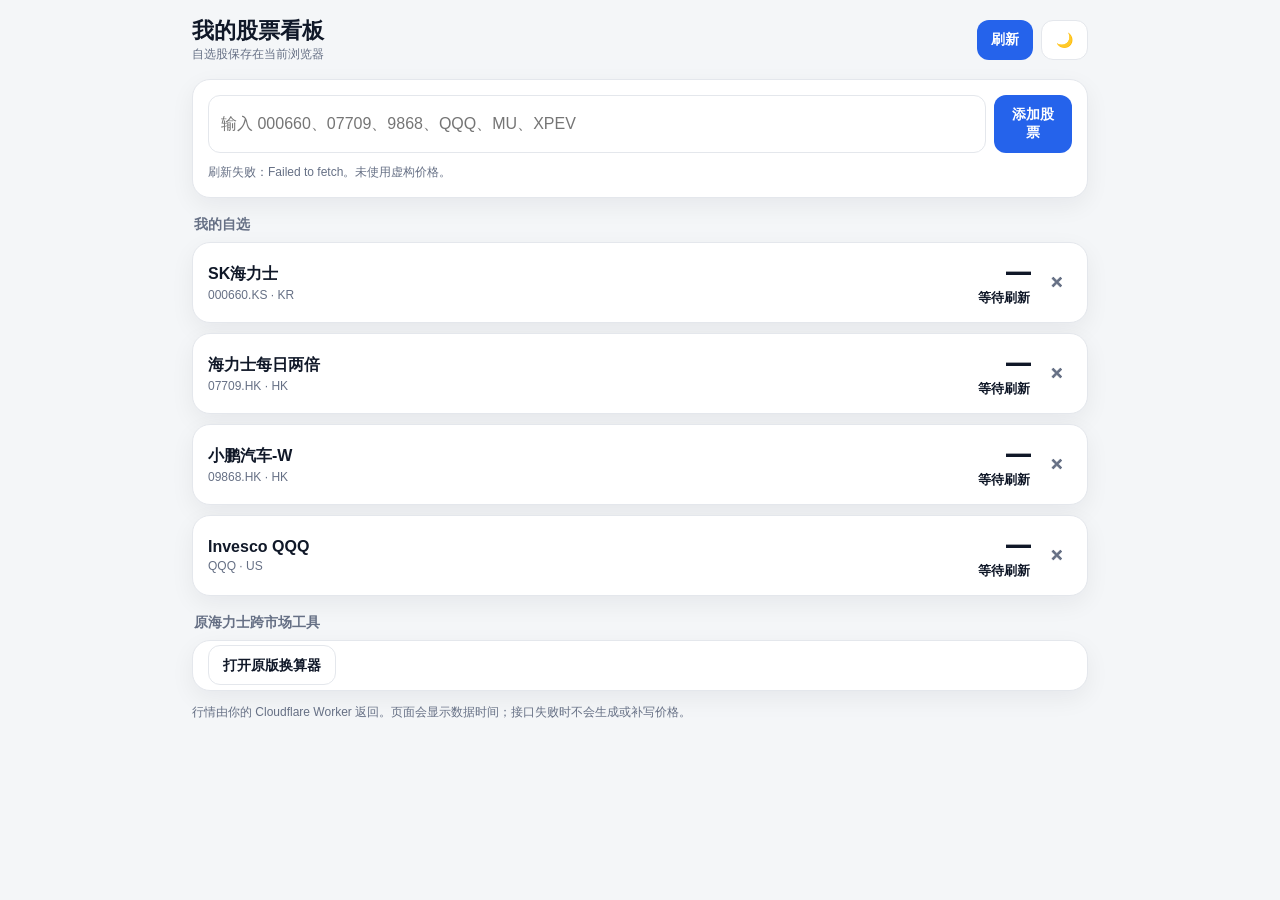
<file: index.html>
<!doctype html>
<html lang="zh-CN"><head><meta charset="utf-8"><meta name="viewport" content="width=device-width,initial-scale=1,viewport-fit=cover">
<meta name="theme-color" content="#0f172a"><title>我的股票看板</title><link rel="stylesheet" href="styles.css"></head>
<body><main class="app">
<header><div><h1>我的股票看板</h1><div class="sub">自选股保存在当前浏览器</div></div><div class="actions"><button id="refresh">刷新</button><button id="theme" class="secondary">🌙</button></div></header>
<section class="panel"><div class="search"><input id="symbolInput" placeholder="输入 000660、07709、9868、QQQ、MU、XPEV"><button id="add">添加股票</button></div><div id="message" class="notice" style="margin-top:10px">支持韩股、港股和美股常用代码。</div></section>
<div class="section-title">我的自选</div><section id="list" class="list"></section>
<div class="section-title">原海力士跨市场工具</div><section class="panel"><a class="btn secondary" href="hynix.html">打开原版换算器</a></section>
<p class="notice">行情由你的 Cloudflare Worker 返回。页面会显示数据时间；接口失败时不会生成或补写价格。</p>
</main><script src="config.js"></script><script src="app.js"></script></body></html>
</file>
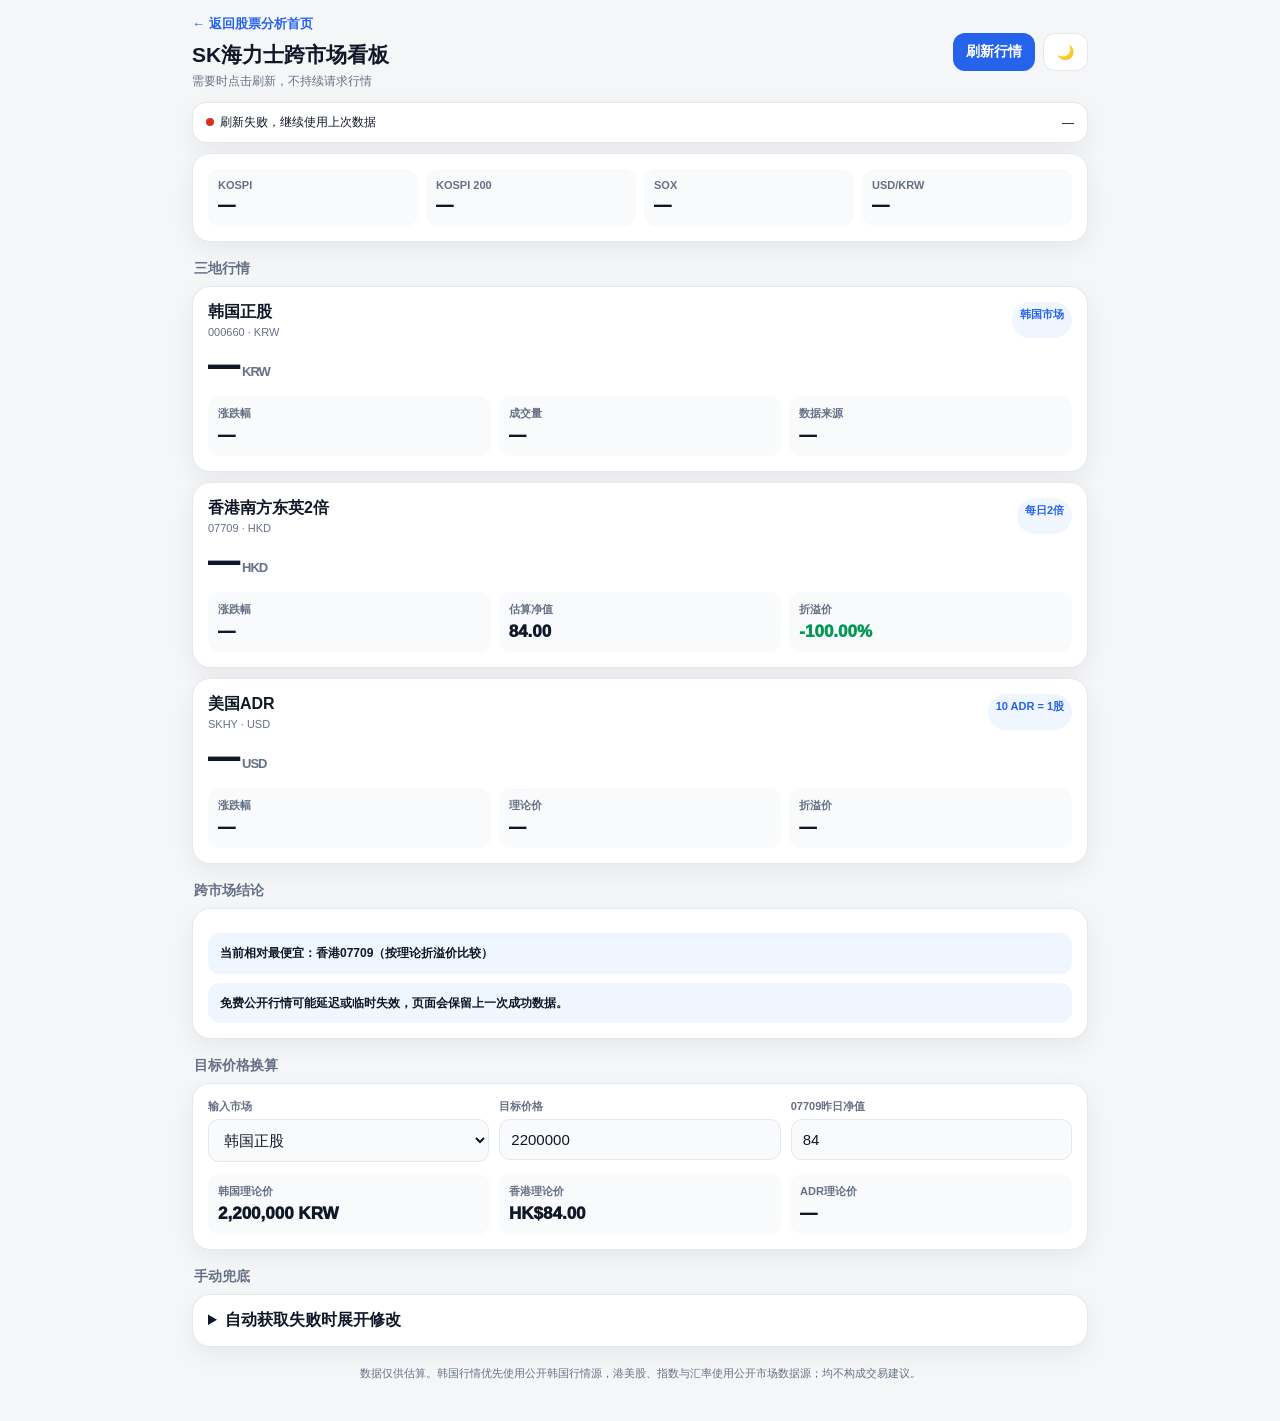
<file: hynix.html>
<!doctype html>
<html lang="zh-CN">
<head>
<meta charset="utf-8">
<meta name="viewport" content="width=device-width,initial-scale=1,viewport-fit=cover">
<meta name="theme-color" content="#0f172a">
<title>SK海力士跨市场看板</title>
<style>
:root{--bg:#f4f6f8;--card:#fff;--text:#101828;--muted:#667085;--line:#e4e7ec;--soft:#f8fafc;--blue:#2563eb;--blueSoft:#eff6ff;--up:#d92d20;--down:#039855;--warn:#dc6803;--shadow:0 8px 24px rgba(16,24,40,.06)}
[data-theme=dark]{--bg:#08111f;--card:#111827;--text:#f8fafc;--muted:#98a2b3;--line:#273244;--soft:#0f172a;--blue:#60a5fa;--blueSoft:#172554;--up:#fb7185;--down:#34d399;--warn:#fbbf24;--shadow:0 10px 30px rgba(0,0,0,.28)}
*{box-sizing:border-box}body{margin:0;background:var(--bg);color:var(--text);font-family:-apple-system,BlinkMacSystemFont,"Segoe UI","PingFang SC","Microsoft YaHei",sans-serif}
.app{max-width:920px;margin:auto;padding:14px 12px 38px}header{display:flex;justify-content:space-between;align-items:center;gap:10px;margin-bottom:12px}
h1{font-size:21px;margin:0}.sub{font-size:12px;color:var(--muted);margin-top:4px}.actions{display:flex;gap:8px}
button{border:0;border-radius:12px;padding:10px 13px;font-size:14px;font-weight:800;background:var(--blue);color:#fff;cursor:pointer}
button.secondary{background:var(--card);color:var(--text);border:1px solid var(--line)}button:disabled{opacity:.55}
.status{background:var(--card);border:1px solid var(--line);border-radius:14px;padding:11px 13px;margin-bottom:10px;box-shadow:var(--shadow);display:flex;justify-content:space-between;gap:8px;align-items:center;font-size:12px}
.dot{width:8px;height:8px;border-radius:50%;display:inline-block;background:var(--muted);margin-right:6px}.dot.ok{background:var(--down)}.dot.err{background:var(--up)}
.market{background:var(--card);border:1px solid var(--line);border-radius:18px;padding:15px;box-shadow:var(--shadow);margin-bottom:10px}
.head{display:flex;justify-content:space-between;gap:10px}.name{font-size:16px;font-weight:900}.ticker{font-size:11px;color:var(--muted);margin-top:3px}.badge{background:var(--blueSoft);color:var(--blue);padding:5px 8px;border-radius:999px;font-size:11px;font-weight:900;white-space:nowrap}
.price{font-size:31px;font-weight:950;letter-spacing:-1px;margin-top:10px}.unit{font-size:13px;color:var(--muted);font-weight:800;margin-left:4px}
.stats{display:grid;grid-template-columns:repeat(3,1fr);gap:8px;margin-top:12px}.stat{background:var(--soft);border-radius:12px;padding:10px;min-width:0}.k{font-size:11px;color:var(--muted);font-weight:800}.v{font-size:17px;font-weight:950;margin-top:5px;white-space:nowrap;overflow:hidden;text-overflow:ellipsis}
.up{color:var(--up)}.down{color:var(--down)}.neutral{color:var(--text)}.section{font-size:14px;color:var(--muted);font-weight:900;margin:18px 2px 8px}
.panel{background:var(--card);border:1px solid var(--line);border-radius:18px;padding:15px;box-shadow:var(--shadow)}
.env{display:grid;grid-template-columns:repeat(4,1fr);gap:8px}.mini{background:var(--soft);border-radius:12px;padding:10px}
.alert{padding:11px 12px;border-radius:12px;background:var(--blueSoft);font-size:12px;line-height:1.55;font-weight:700;margin-top:9px}
.inputs{display:grid;grid-template-columns:repeat(3,1fr);gap:10px}label{display:block;font-size:11px;color:var(--muted);font-weight:900;margin-bottom:5px}
input,select{width:100%;padding:11px;border:1px solid var(--line);border-radius:11px;background:var(--soft);color:var(--text);font-size:15px}
details summary{font-weight:900;cursor:pointer}.calc{display:grid;grid-template-columns:repeat(3,1fr);gap:9px;margin-top:12px}
.note{font-size:12px;color:var(--muted);line-height:1.6;margin-top:10px}.footer{text-align:center;color:var(--muted);font-size:11px;line-height:1.6;margin-top:18px}
@media(max-width:680px){.env{grid-template-columns:repeat(2,1fr)}.inputs{grid-template-columns:1fr 1fr}.calc{grid-template-columns:1fr}}
@media(max-width:390px){.app{padding:12px 9px 30px}.price{font-size:28px}.v{font-size:15px}.stat{padding:9px 7px}}
</style>
</head>
<body>
<div class="app">
<header>
  <div>
    <a href="index.html" style="display:inline-block;margin-bottom:8px;color:var(--blue);text-decoration:none;font-size:13px;font-weight:800;">
      ← 返回股票分析首页
    </a>

    <h1>SK海力士跨市场看板</h1>
    <div class="sub">需要时点击刷新，不持续请求行情</div>
  </div>

  <div class="actions">
    <button id="refresh">刷新行情</button>
    <button id="theme" class="secondary">🌙</button>
  </div>
</header>

<div class="status"><span><i id="dot" class="dot"></i><span id="statusText">尚未刷新</span></span><span id="updated">—</span></div>

<section class="panel">
 <div class="env">
  <div class="mini"><div class="k">KOSPI</div><div class="v" id="kospi">—</div></div>
  <div class="mini"><div class="k">KOSPI 200</div><div class="v" id="kospi200">—</div></div>
  <div class="mini"><div class="k">SOX</div><div class="v" id="sox">—</div></div>
  <div class="mini"><div class="k">USD/KRW</div><div class="v" id="fx">—</div></div>
 </div>
</section>

<div class="section">三地行情</div>
<article class="market">
 <div class="head"><div><div class="name">韩国正股</div><div class="ticker">000660 · KRW</div></div><span class="badge" id="krSession">韩国市场</span></div>
 <div class="price"><span id="krPrice">—</span><span class="unit">KRW</span></div>
 <div class="stats">
  <div class="stat"><div class="k">涨跌幅</div><div class="v" id="krChange">—</div></div>
  <div class="stat"><div class="k">成交量</div><div class="v" id="krVolume">—</div></div>
  <div class="stat"><div class="k">数据来源</div><div class="v" id="krSource">—</div></div>
 </div>
</article>

<article class="market">
 <div class="head"><div><div class="name">香港南方东英2倍</div><div class="ticker">07709 · HKD</div></div><span class="badge">每日2倍</span></div>
 <div class="price"><span id="hkPrice">—</span><span class="unit">HKD</span></div>
 <div class="stats">
  <div class="stat"><div class="k">涨跌幅</div><div class="v" id="hkChange">—</div></div>
  <div class="stat"><div class="k">估算净值</div><div class="v" id="hkNav">—</div></div>
  <div class="stat"><div class="k">折溢价</div><div class="v" id="hkPremium">—</div></div>
 </div>
</article>

<article class="market">
 <div class="head"><div><div class="name">美国ADR</div><div class="ticker">SKHY · USD</div></div><span class="badge">10 ADR = 1股</span></div>
 <div class="price"><span id="usPrice">—</span><span class="unit">USD</span></div>
 <div class="stats">
  <div class="stat"><div class="k">涨跌幅</div><div class="v" id="usChange">—</div></div>
  <div class="stat"><div class="k">理论价</div><div class="v" id="usTheory">—</div></div>
  <div class="stat"><div class="k">折溢价</div><div class="v" id="usPremium">—</div></div>
 </div>
</article>

<div class="section">跨市场结论</div>
<section class="panel">
 <div class="alert" id="best">刷新后显示相对折溢价。</div>
 <div class="alert" id="warning">免费公开行情可能延迟或临时失效，页面会保留上一次成功数据。</div>
</section>

<div class="section">目标价格换算</div>
<section class="panel">
 <div class="inputs">
  <div><label>输入市场</label><select id="source"><option value="kr">韩国正股</option><option value="us">美国ADR</option><option value="hk">香港07709</option></select></div>
  <div><label>目标价格</label><input id="target" inputmode="decimal" value="2200000"></div>
  <div><label>07709昨日净值</label><input id="navPrev" inputmode="decimal" value="84"></div>
 </div>
 <div class="calc">
  <div class="mini"><div class="k">韩国理论价</div><div class="v" id="targetKr">—</div></div>
  <div class="mini"><div class="k">香港理论价</div><div class="v" id="targetHk">—</div></div>
  <div class="mini"><div class="k">ADR理论价</div><div class="v" id="targetUs">—</div></div>
 </div>
</section>

<div class="section">手动兜底</div>
<section class="panel">
<details>
 <summary>自动获取失败时展开修改</summary>
 <div class="inputs" style="margin-top:13px">
  <div><label>韩国现价</label><input id="manualKr" inputmode="decimal"></div>
  <div><label>韩国昨收</label><input id="manualKrPrev" inputmode="decimal"></div>
  <div><label>07709现价</label><input id="manualHk" inputmode="decimal"></div>
  <div><label>07709昨收</label><input id="manualHkPrev" inputmode="decimal"></div>
  <div><label>SKHY现价</label><input id="manualUs" inputmode="decimal"></div>
  <div><label>SKHY昨收</label><input id="manualUsPrev" inputmode="decimal"></div>
  <div><label>USD/KRW</label><input id="manualFx" inputmode="decimal"></div>
 </div>
 <button id="applyManual" style="margin-top:12px">应用手动数据</button>
</details>
</section>

<div class="footer">数据仅供估算。韩国行情优先使用公开韩国行情源，港美股、指数与汇率使用公开市场数据源；均不构成交易建议。</div>
</div>
<script src="config.js"></script>
<script>
const $=id=>document.getElementById(id);
let state=JSON.parse(localStorage.getItem("skhyQuotes")||"null")||{};
const fmt=(x,d=2)=>Number(x||0).toLocaleString("zh-CN",{minimumFractionDigits:d,maximumFractionDigits:d});
const pct=x=>(Number(x||0)).toFixed(2)+"%";
function paint(el,x){el.className="v "+(x>0?"up":x<0?"down":"neutral")}
function render(){
 const k=state.korea||{},h=state.hk||{},u=state.us||{},m=state.market||{};
 $("krPrice").textContent=k.price?fmt(k.price,0):"—";$("krChange").textContent=k.changePercent!=null?pct(k.changePercent):"—";paint($("krChange"),k.changePercent);
 $("krVolume").textContent=k.volume?fmt(k.volume,0):"—";$("krSource").textContent=k.source||"—";$("krSession").textContent=k.session||"韩国市场";
 $("hkPrice").textContent=h.price?fmt(h.price,2):"—";$("hkChange").textContent=h.changePercent!=null?pct(h.changePercent):"—";paint($("hkChange"),h.changePercent);
 $("usPrice").textContent=u.price?fmt(u.price,2):"—";$("usChange").textContent=u.changePercent!=null?pct(u.changePercent):"—";paint($("usChange"),u.changePercent);
 [["kospi",m.kospi],["kospi200",m.kospi200],["sox",m.sox]].forEach(([id,v])=>{ $(id).textContent=v?.changePercent!=null?pct(v.changePercent):"—";paint($(id),v?.changePercent)});
 $("fx").textContent=m.usdkrw?.price?fmt(m.usdkrw.price,2):"—";
 calculate();
}
function calculate(){
 const k=state.korea||{},h=state.hk||{},u=state.us||{},m=state.market||{};
 const kr=Number(k.price||0),krPrev=Number(k.previousClose||0),hk=Number(h.price||0),fx=Number(m.usdkrw?.price||0),us=Number(u.price||0),navPrev=Number($("navPrev").value||0);
 const krMove=krPrev?kr/krPrev-1:0,nav=navPrev*(1+2*krMove),hkPrem=nav?hk/nav-1:0,theoryUs=fx?kr/10/fx:0,usPrem=theoryUs?us/theoryUs-1:0;
 $("hkNav").textContent=nav?fmt(nav,2):"—";$("hkPremium").textContent=nav?pct(hkPrem*100):"—";paint($("hkPremium"),hkPrem);
 $("usTheory").textContent=theoryUs?fmt(theoryUs,2):"—";$("usPremium").textContent=theoryUs?pct(usPrem*100):"—";paint($("usPremium"),usPrem);
 const choices=[{n:"韩国正股",p:0},{n:"香港07709",p:hkPrem},{n:"美国SKHY",p:usPrem}].filter(x=>Number.isFinite(x.p)).sort((a,b)=>a.p-b.p);
 $("best").textContent=choices.length?"当前相对最便宜："+choices[0].n+"（按理论折溢价比较）":"数据不足";
 const src=$("source").value,t=Number($("target").value||0);let tkr=0,thk=0,tus=0;
 if(src==="kr"){tkr=t;tus=fx?tkr/10/fx:0;thk=navPrev*(1+2*(krPrev?tkr/krPrev-1:0))}
 else if(src==="us"){tus=t;tkr=tus*10*fx;thk=navPrev*(1+2*(krPrev?tkr/krPrev-1:0))}
 else{thk=t;const mv=navPrev?((thk/navPrev)-1)/2:0;tkr=krPrev*(1+mv);tus=fx?tkr/10/fx:0}
 $("targetKr").textContent=tkr?fmt(tkr,0)+" KRW":"—";$("targetHk").textContent=thk?"HK$"+fmt(thk,2):"—";$("targetUs").textContent=tus?"$"+fmt(tus,2):"—";
}
async function refresh(){
 const base =
  window.STOCK_CONFIG?.API_BASE ||
  window.SK_CONFIG?.API_BASE;
 if(!base||base.includes("YOUR-WORKER")){setStatus(false,"请先在 config.js 填写 Worker 地址");return}
 $("refresh").disabled=true;$("refresh").textContent="正在刷新…";setStatus(null,"正在获取行情");
 try{
  const r=await fetch(base+"/api/quotes",{cache:"no-store"});
  const j=await r.json();if(!r.ok||!j.ok)throw new Error(j.error||("HTTP "+r.status));
  state=j;localStorage.setItem("skhyQuotes",JSON.stringify(j));render();
  const time=new Date(j.updatedAt).toLocaleString("zh-CN",{hour12:false});
  $("updated").textContent=time;setStatus(true,"刷新成功");
 }catch(e){console.error(e);setStatus(false,"刷新失败，继续使用上次数据")}
 finally{$("refresh").disabled=false;$("refresh").textContent="刷新行情"}
}
function setStatus(ok,text){$("statusText").textContent=text;$("dot").className="dot"+(ok===true?" ok":ok===false?" err":"")}
$("refresh").onclick = refresh;

["source", "target", "navPrev"].forEach(id => {
  $(id).addEventListener(
    id === "source" ? "change" : "input",
    calculate
  );
});

$("applyManual").onclick = () => {
  state = {
    ...state,

    korea: {
      ...(state.korea || {}),
      price: +$("manualKr").value,
      previousClose: +$("manualKrPrev").value,
      source: "手动"
    },

    hk: {
      ...(state.hk || {}),
      price: +$("manualHk").value,
      previousClose: +$("manualHkPrev").value
    },

    us: {
      ...(state.us || {}),
      price: +$("manualUs").value,
      previousClose: +$("manualUsPrev").value
    },

    market: {
      ...(state.market || {}),
      usdkrw: {
        price: +$("manualFx").value
      }
    }
  };

  localStorage.setItem(
    "skhyQuotes",
    JSON.stringify(state)
  );

  render();
  setStatus(true, "已应用手动数据");
};

// 深色模式按钮
$("theme").onclick = () => {
  const next =
    document.documentElement.dataset.theme === "dark"
      ? "light"
      : "dark";

  document.documentElement.dataset.theme = next;
  localStorage.setItem("theme", next);

  $("theme").textContent =
    next === "dark" ? "☀️" : "🌙";
};

// 读取已保存的主题
document.documentElement.dataset.theme =
  localStorage.getItem("theme") || "light";

$("theme").textContent =
  document.documentElement.dataset.theme === "dark"
    ? "☀️"
    : "🌙";

render();

// 打开计算器时自动刷新一次
refresh();

// 页面停留在前台时，每15秒自动刷新
setInterval(() => {
  if (!document.hidden) {
    refresh();
  }
}, 15000);

// 从后台返回计算器时立即刷新
document.addEventListener(
  "visibilitychange",
  () => {
    if (!document.hidden) {
      refresh();
    }
  }
);
</script>
</body>
</html>
</file>
<file: styles.css>
:root{--bg:#f4f6f8;--card:#fff;--text:#101828;--muted:#667085;--line:#e4e7ec;--soft:#f8fafc;--blue:#2563eb;--up:#d92d20;--down:#039855;--shadow:0 8px 24px rgba(16,24,40,.06)}
[data-theme=dark]{--bg:#08111f;--card:#111827;--text:#f8fafc;--muted:#98a2b3;--line:#273244;--soft:#0f172a;--blue:#60a5fa;--up:#fb7185;--down:#34d399;--shadow:0 10px 30px rgba(0,0,0,.28)}
*{box-sizing:border-box}body{margin:0;background:var(--bg);color:var(--text);font-family:-apple-system,BlinkMacSystemFont,"Segoe UI","PingFang SC","Microsoft YaHei",sans-serif}
.app{max-width:920px;margin:auto;padding:16px 12px 40px}header{display:flex;justify-content:space-between;align-items:center;gap:12px;margin-bottom:16px}
h1{font-size:22px;margin:0}.sub,.muted{color:var(--muted);font-size:12px}.actions,.search{display:flex;gap:8px}
button,.btn{border:0;border-radius:12px;padding:11px 14px;font-size:14px;font-weight:800;background:var(--blue);color:#fff;text-decoration:none;cursor:pointer}
.secondary{background:var(--card);color:var(--text);border:1px solid var(--line)}input{width:100%;padding:12px;border:1px solid var(--line);border-radius:12px;background:var(--card);color:var(--text);font-size:16px}
.panel,.stock-card{background:var(--card);border:1px solid var(--line);border-radius:18px;padding:15px;box-shadow:var(--shadow)}.panel{margin-bottom:12px}.list{display:grid;gap:10px}
.stock-card{display:flex;justify-content:space-between;align-items:center;gap:12px}.stock-main{flex:1;min-width:0;cursor:pointer}.stock-name{font-size:16px;font-weight:900}.ticker{font-size:12px;color:var(--muted);margin-top:3px}
.quote{text-align:right}.price{font-size:24px;font-weight:950}.change{font-size:13px;font-weight:800;margin-top:3px}.up{color:var(--up)}.down{color:var(--down)}.row{display:flex;gap:8px;align-items:center}
.delete{background:transparent;color:var(--muted);padding:8px}.grid{display:grid;grid-template-columns:repeat(3,1fr);gap:10px}.stat{background:var(--soft);border-radius:12px;padding:11px}
.k{font-size:11px;color:var(--muted);font-weight:800}.v{font-size:18px;font-weight:950;margin-top:5px}.chart{height:430px}.notice{font-size:12px;line-height:1.6;color:var(--muted)}
.badge{display:inline-block;background:var(--soft);padding:5px 8px;border-radius:999px;font-size:11px;font-weight:800}.section-title{font-size:14px;color:var(--muted);font-weight:900;margin:18px 2px 8px}
@media(max-width:620px){.grid{grid-template-columns:1fr 1fr}.search{flex-direction:column}.price{font-size:21px}.chart{height:360px}}
</file>
